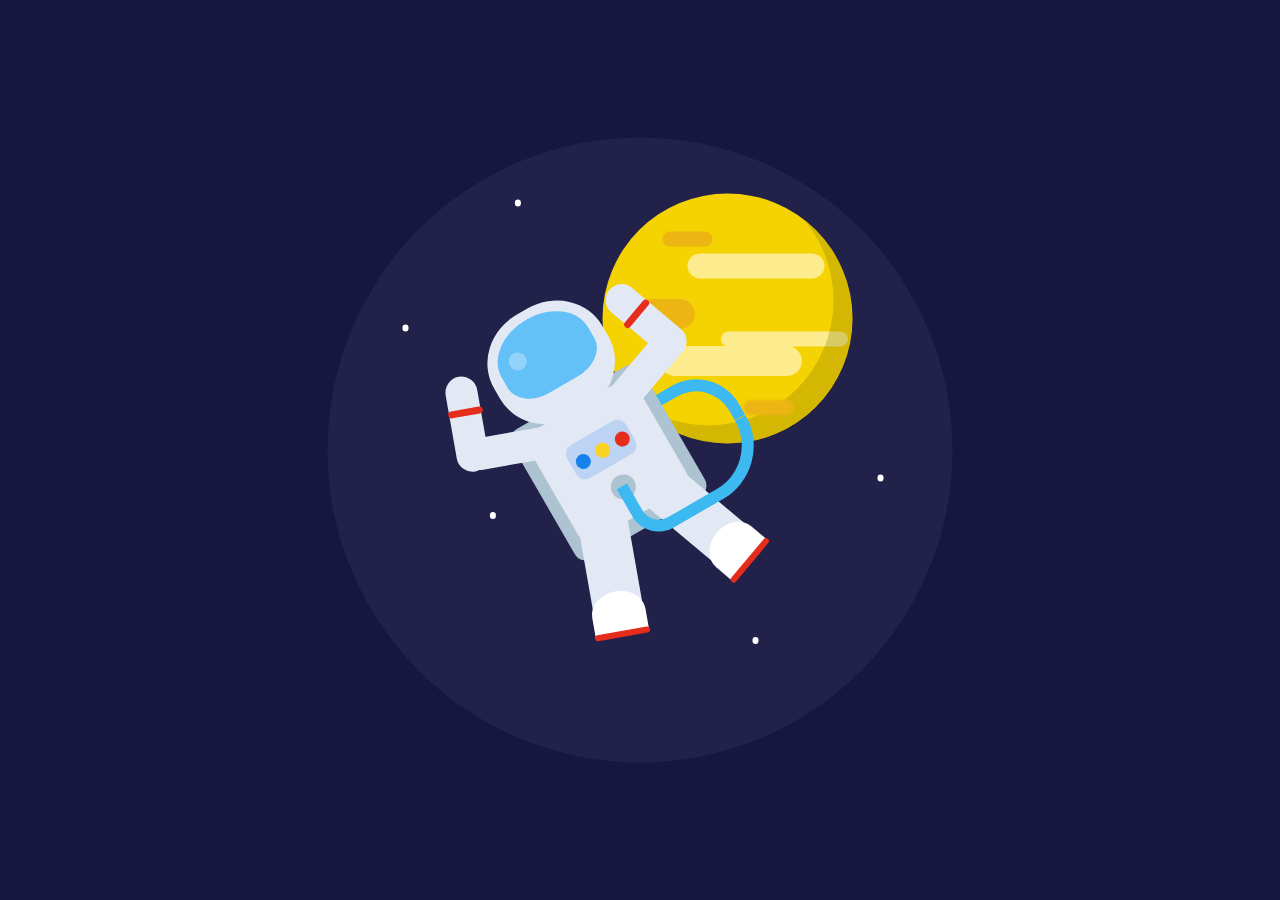
<file: astronaut/index.html>
<!DOCTYPE html>
<html lang="pt-br">
<head>
    <meta charset="UTF-8">
    <meta http-equiv="X-UA-Compatible" content="IE=edge">
    <meta name="viewport" content="width=device-width, initial-scale=1.0">
    <link rel="stylesheet" href="style.css">
    <title>Astronaut</title>
</head>
<body>
    <div class="container">
        <div class="stars"></div>
        <div class="planet">
            <div class="shadow"></div>
        </div>
        <div class="astronaut">
            <div class="tank center"></div>
            <div class="suit center">
                <div class="helmet center"></div>
                <div class="buttons center"></div>
                <div class="hand-l"></div>
                <div class="hand-r"></div>
                <div class="leg-l"></div>
                <div class="leg-r"></div>
                <div class="pipe"></div>
            </div>

        </div>
    </div>
</body>
</html>
</file>
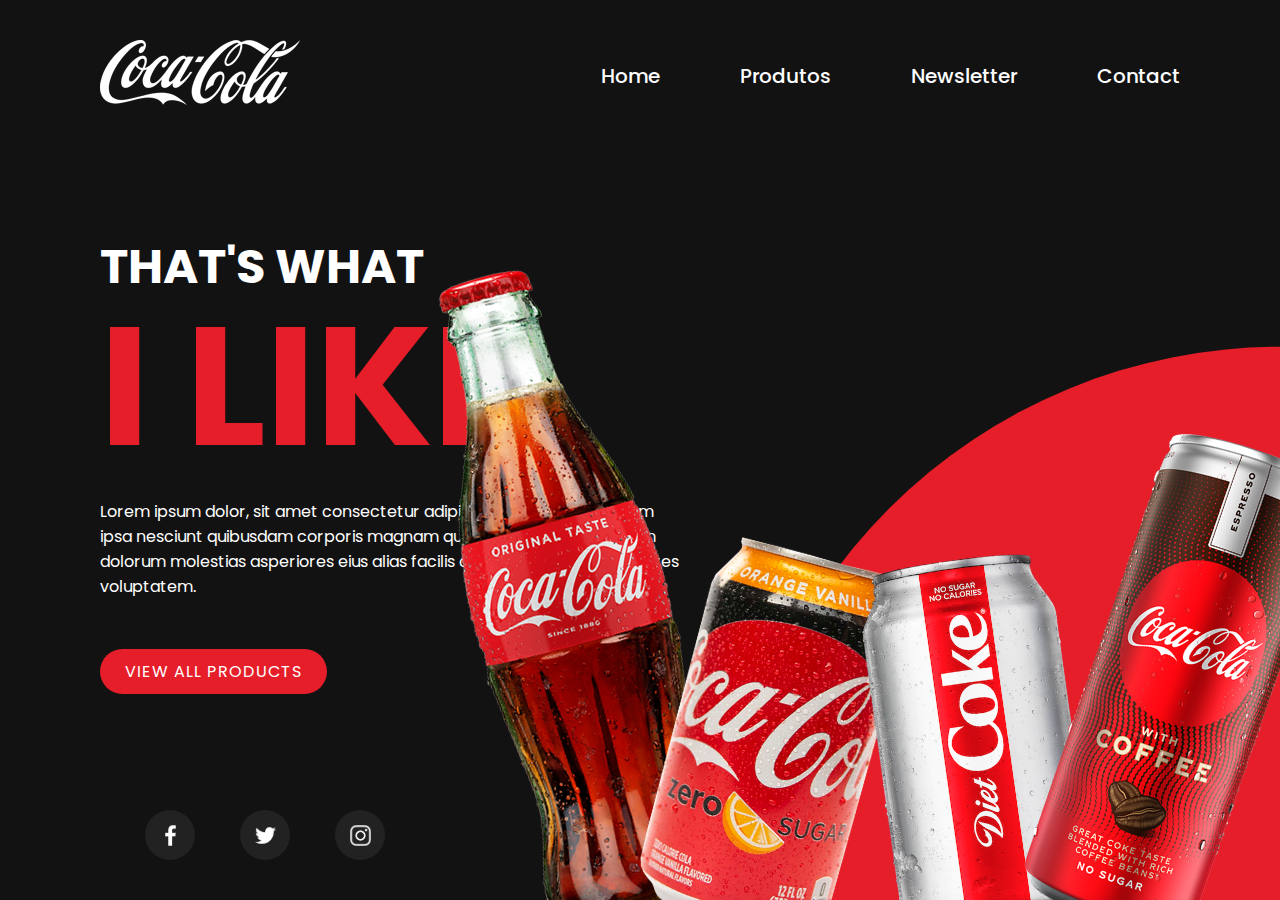
<file: coca-cola/index.html>
<!DOCTYPE html>
<html lang="pt-br">
<head>
    <meta charset="UTF-8">
    <meta http-equiv="X-UA-Compatible" content="IE=edge">
    <meta name="viewport" content="width=device-width, initial-scale=1.0">
    <link rel="stylesheet" href="style.css">
    <title>Coca-cola landing page</title>
</head>
<body>
    <section>
        <div class="circle"></div>
        <header>
            <a href="#"><img src="imagens/logo.png" alt="logo" class="logo"></a>
            <nav class="navegation"> 
                <ul>
                    <li><a href="#">Home</a></li>
                    <li><a href="#">Produtos</a></li>
                    <li><a href="#">Newsletter</a></li>
                    <li><a href="#">Contact</a></li>
                </ul>
            </nav>
        </header>
        <div class="container">
            <div class="text">
                <h2>THAT'S WHAT <br><span>I LIKE</span></h2>
                <p>Lorem ipsum dolor, sit amet consectetur adipisicing elit. Similique ullam <br>ipsa nesciunt quibusdam corporis magnam quis, quieaque praesentium <br>dolorum molestias asperiores eius alias facilis cum magni deleniti, maiores <br>voluptatem.</p>
                <a href="#">VIEW ALL PRODUCTS</a>
            </div>
        </div>
        <ul class="icons">
            <li><a href="#"><img src="imagens/facebook.png" alt="icons"></a></li>
            <li><a href="#"><img src="imagens/twitter.png" alt="icons"></a></li>
            <li><a href="#"><img src="imagens/instagram.png" alt="icons"></a></li>
        </ul>
        <div class="boximg">
            <img src="imagens/cocacola1.png" alt="coca-cola" class="img1">
            <img src="imagens/cocacola2.png" alt="coca-cola" class="img2">
            <img src="imagens/cocacola3.png" alt="coca-cola" class="img3">
            <img src="imagens/cocacola4.png" alt="coca-cola" class="img4">
        </div>
    </section>
</body>
</html>
</file>
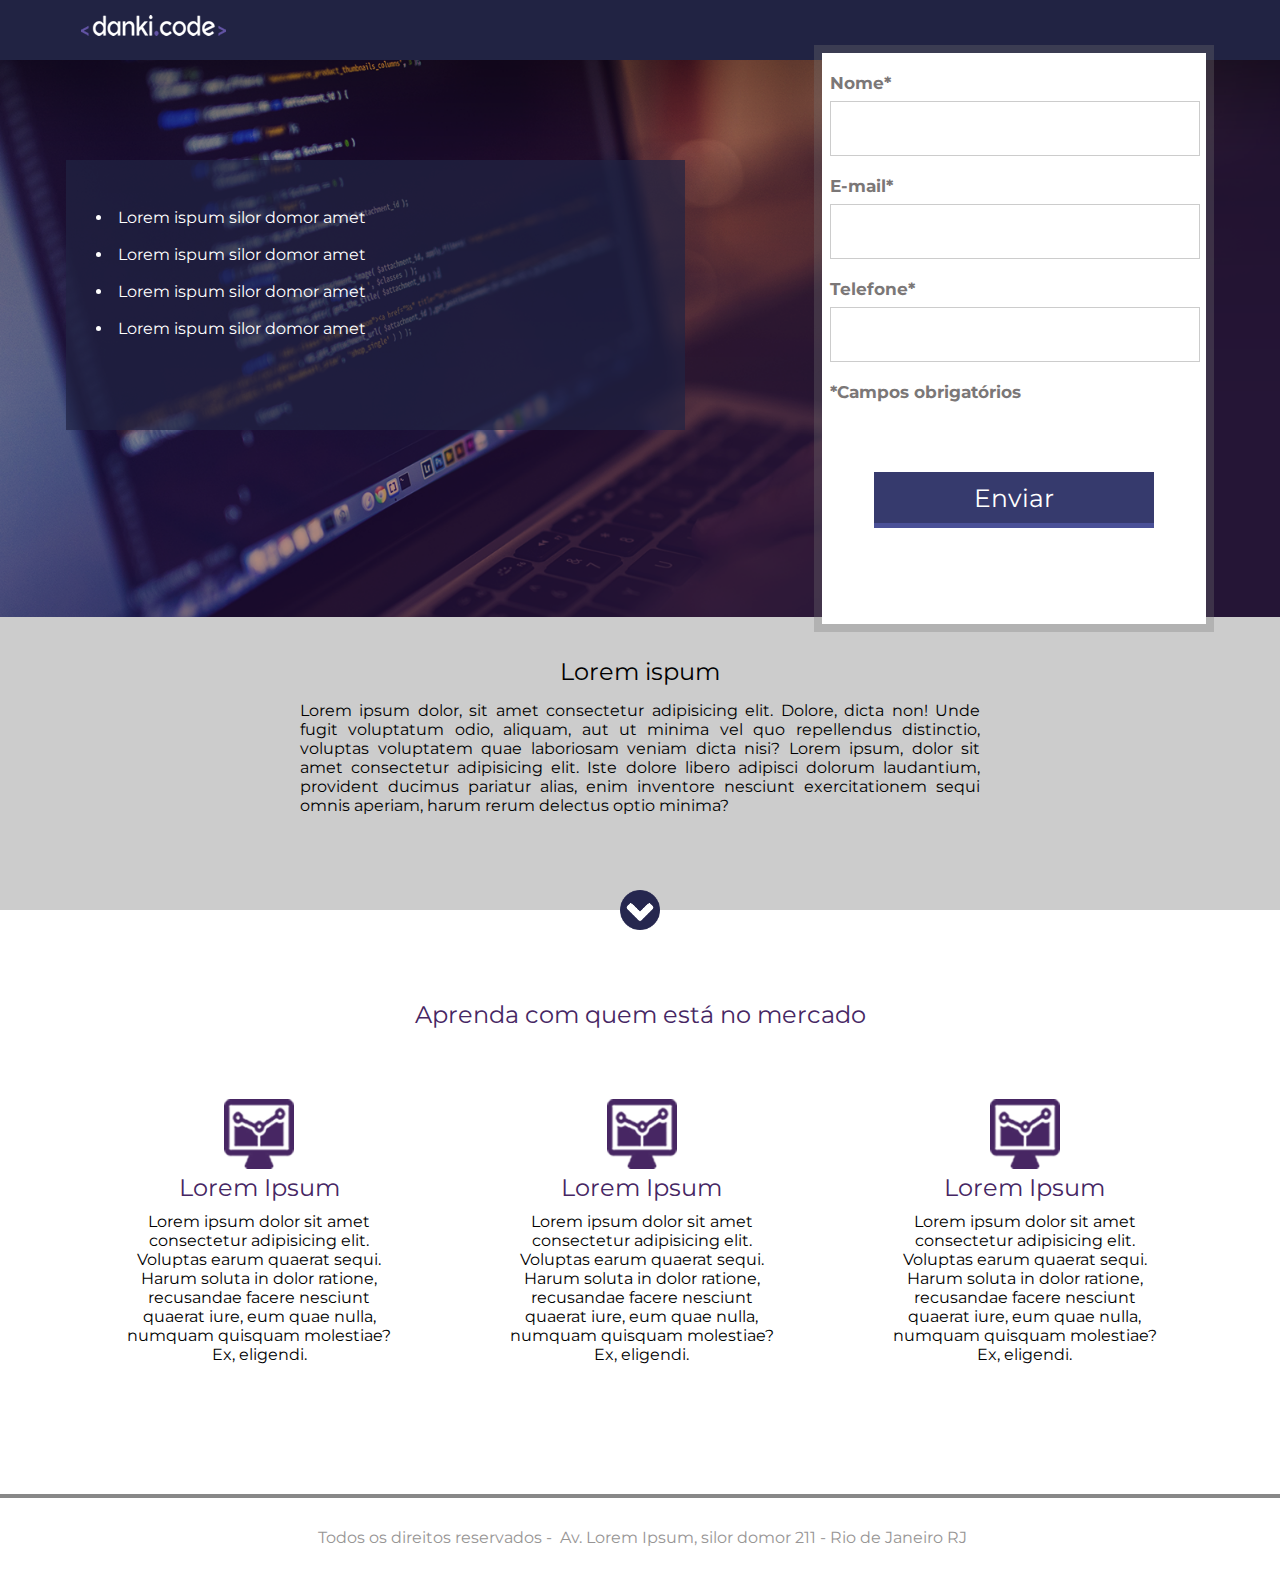
<file: landing-page-dankicode/index.html>
<!DOCTYPE html>
<html lang="en">
<head>
    <meta charset="UTF-8">
    <meta http-equiv="X-UA-Compatible" content="IE=edge">
    <meta name="viewport" content="width=device-width, initial-scale=1.0">
    <link rel="stylesheet" href="css/style.css">
    <link rel="preconnect" href="https://fonts.googleapis.com">
    <link rel="preconnect" href="https://fonts.gstatic.com" crossorigin>
    <link href="https://fonts.googleapis.com/css2?family=Montserrat&display=swap" rel="stylesheet">
    <title>Landing Page</title>
</head>
<body>
    <div class="header">
        <div class="center">
            <img src="images/logo.png" alt="">
        </div><!--center-->
    </div><!--header-->
    <div class="container-banner">
        <div class="center">

        <div class="container-list">
            <ul>
                <li>Lorem ispum silor domor amet</li>
                <li>Lorem ispum silor domor amet</li>
                <li>Lorem ispum silor domor amet</li>
                <li>Lorem ispum silor domor amet</li>
            </ul>
        </div>
            <div class="form">
                
                <form>
                    <div class="input-container">
                        <span>Nome*</span>
                        <input type="text" name="nome" required>
                    </div>
                    <div class="input-container">
                        <span>E-mail*</span>
                        <input type="text" name="e-mail" required>
                    </div>
                    <div class="input-container">
                        <span>Telefone*</span>
                        <input type="text" name="telefone" required>
                    </div>

                    <p class="warning">*Campos obrigatórios</p>
                    <div class="input-submit-container">
                        <input type="submit" name="acao" value="Enviar">
                    </div>
                </form>
            </div><!--form-->
        </div><!--center-->
    </div><!--container-banner-->
    
        <div class="container-2">
            <div class="center">
           <h2>Lorem ispum</h2> 
           <p>Lorem ipsum dolor, sit amet consectetur adipisicing elit. 
            Dolore, dicta non! Unde fugit voluptatum odio, aliquam, aut ut minima 
            vel quo repellendus distinctio, voluptas voluptatem quae laboriosam veniam dicta nisi?
            Lorem ipsum, dolor sit amet consectetur adipisicing elit. Iste dolore libero adipisci dolorum laudantium, provident ducimus pariatur alias, enim inventore nesciunt exercitationem sequi omnis aperiam, harum rerum delectus optio minima?
            </p>
            </div><!--center-->
                <div class="arrow"></div><!--arrow-->
        </div><!--container 2-->

        <div class="section-1">
            <div class="center">
            <h2>Aprenda com quem está no mercado</h2>
                <div class="container-section">
                    <div class="container-single">
                        <div><img src="images/icon.png" alt=""></div>
                        <div class="text-container-single">
                            <h2>Lorem Ipsum</h2>
                            <p>Lorem ipsum dolor sit amet consectetur adipisicing elit. Voluptas earum quaerat sequi. Harum soluta in dolor ratione, recusandae facere nesciunt quaerat iure, eum quae nulla, numquam quisquam molestiae? Ex, eligendi.</p>
                        </div><!--text-container-single-->
                    </div><!--container-single-->
                    <div class="container-single">
                        <div><img src="images/icon.png" alt=""></div>
                        <div class="text-container-single">
                            <h2>Lorem Ipsum</h2>
                            <p>Lorem ipsum dolor sit amet consectetur adipisicing elit. Voluptas earum quaerat sequi. Harum soluta in dolor ratione, recusandae facere nesciunt quaerat iure, eum quae nulla, numquam quisquam molestiae? Ex, eligendi.</p>
                        </div><!--text-container-single-->
                    </div><!--container-single-->
                    <div class="container-single">
                        <div><img src="images/icon.png" alt=""></div>
                        <div class="text-container-single">
                            <h2>Lorem Ipsum</h2>
                            <p>Lorem ipsum dolor sit amet consectetur adipisicing elit. Voluptas earum quaerat sequi. Harum soluta in dolor ratione, recusandae facere nesciunt quaerat iure, eum quae nulla, numquam quisquam molestiae? Ex, eligendi.</p>
                        </div><!--text-container-single-->
                    </div><!--container-single-->
                    <div class="clear"></div>
                </div><!--container-section-->
            </div><!--center-->
        </div><!--section 1-->

        <div class="footer">
            <p>Todos os direitos reservados -</p>
            <p>Av. Lorem Ipsum, silor domor 211 - Rio de Janeiro RJ</p>
        </div><!--footer-->
</body>
</html>
</file>
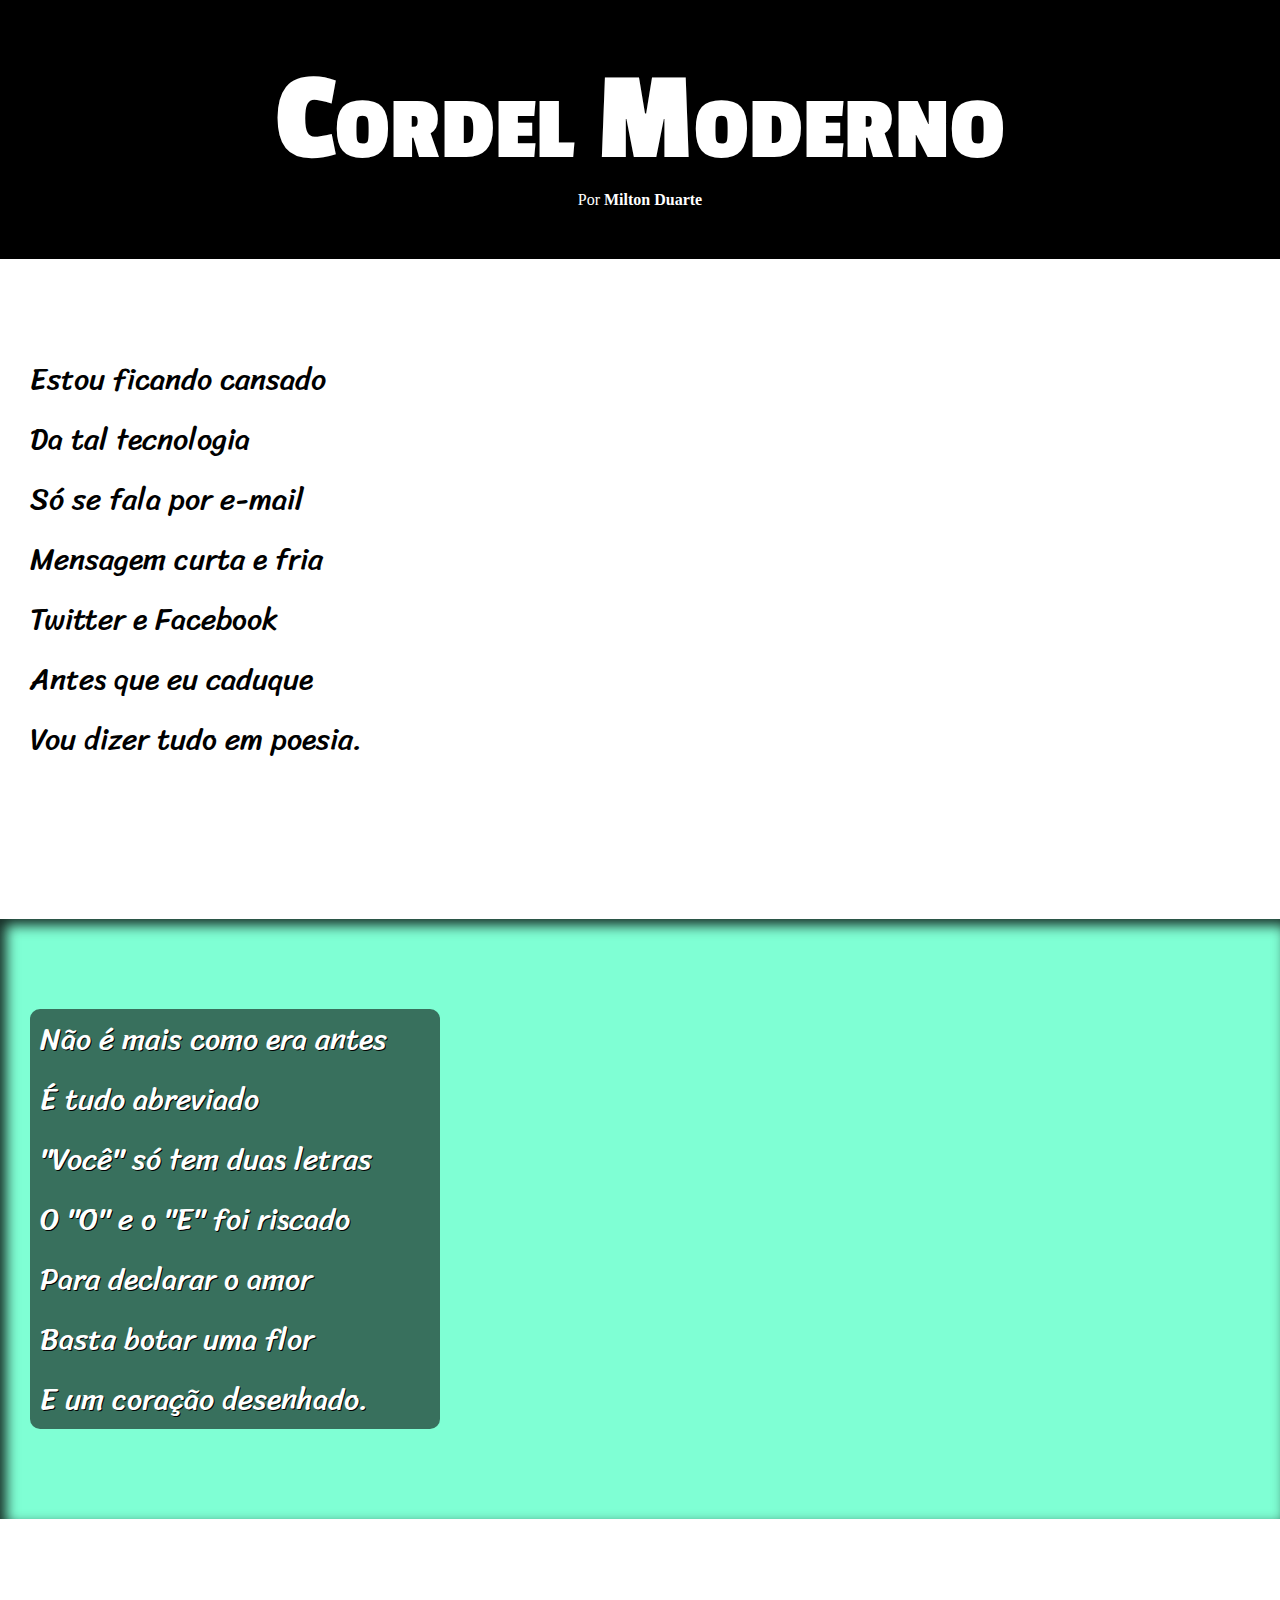
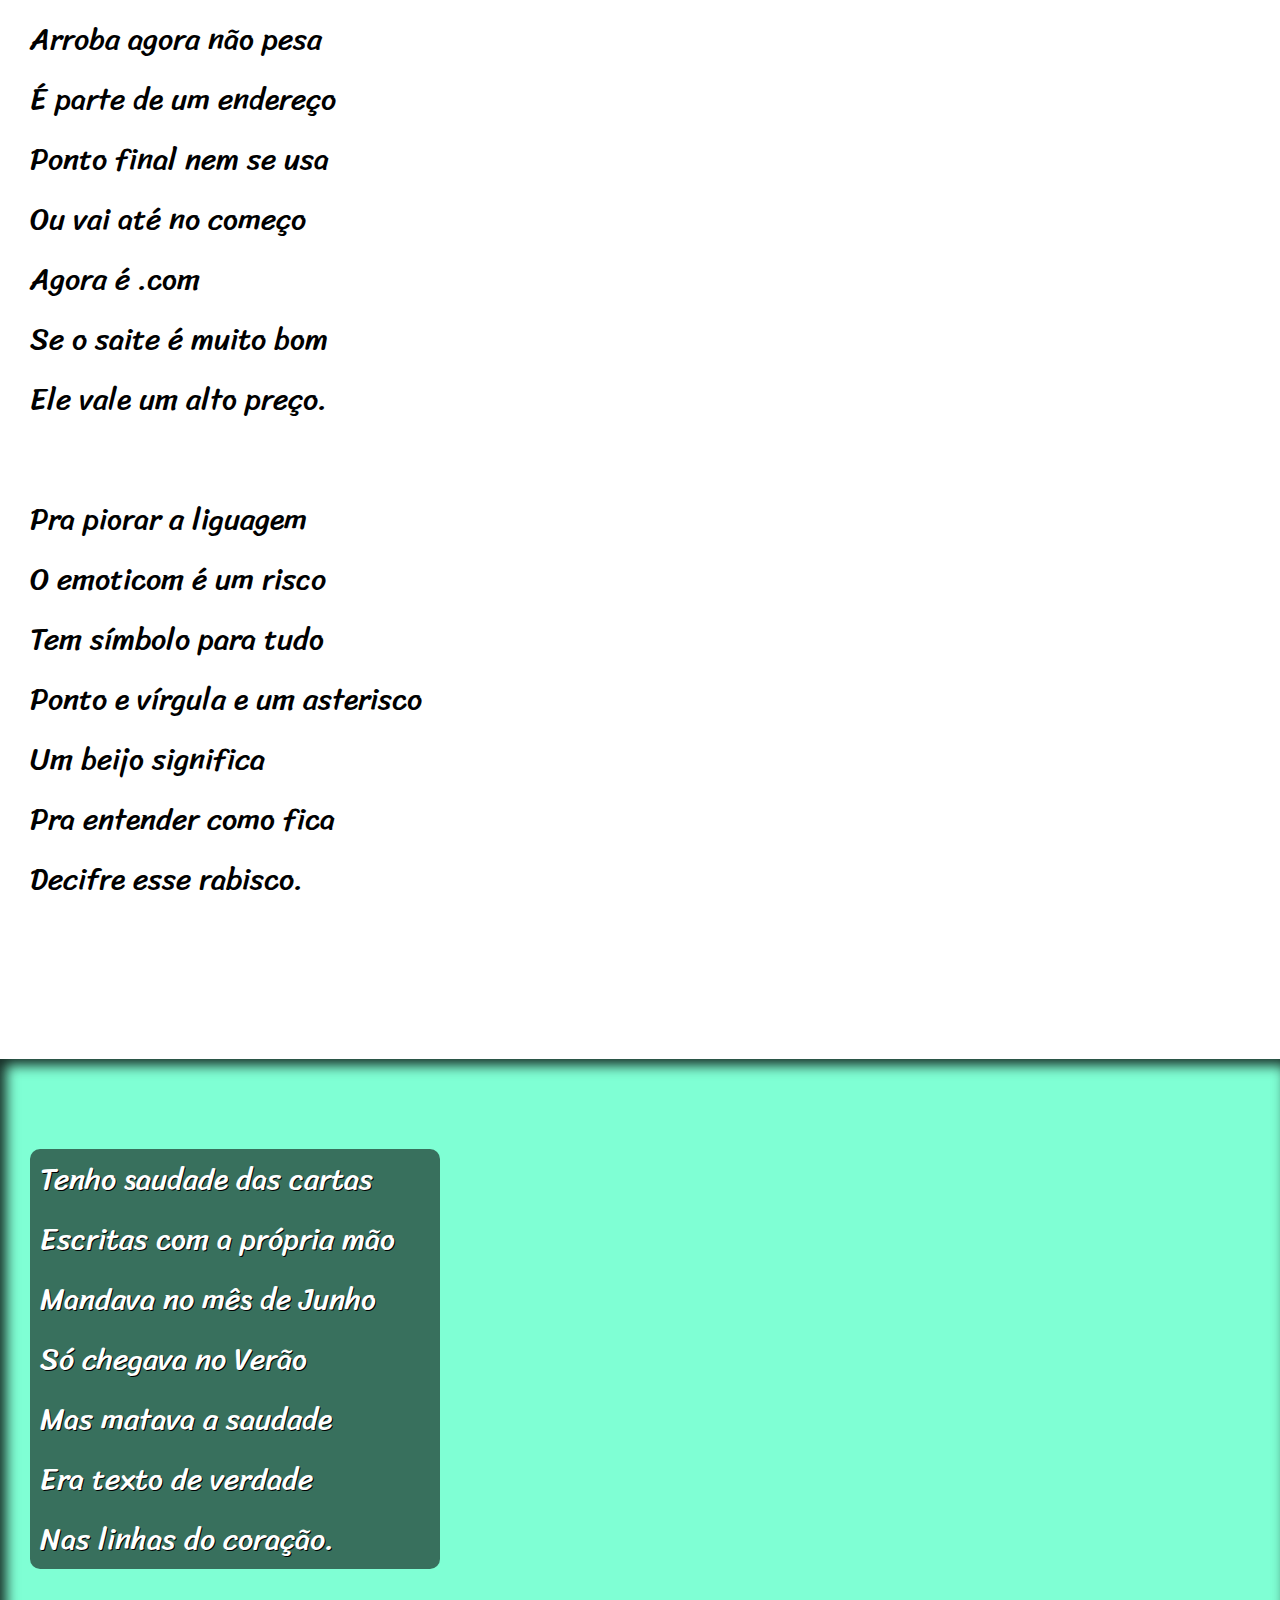
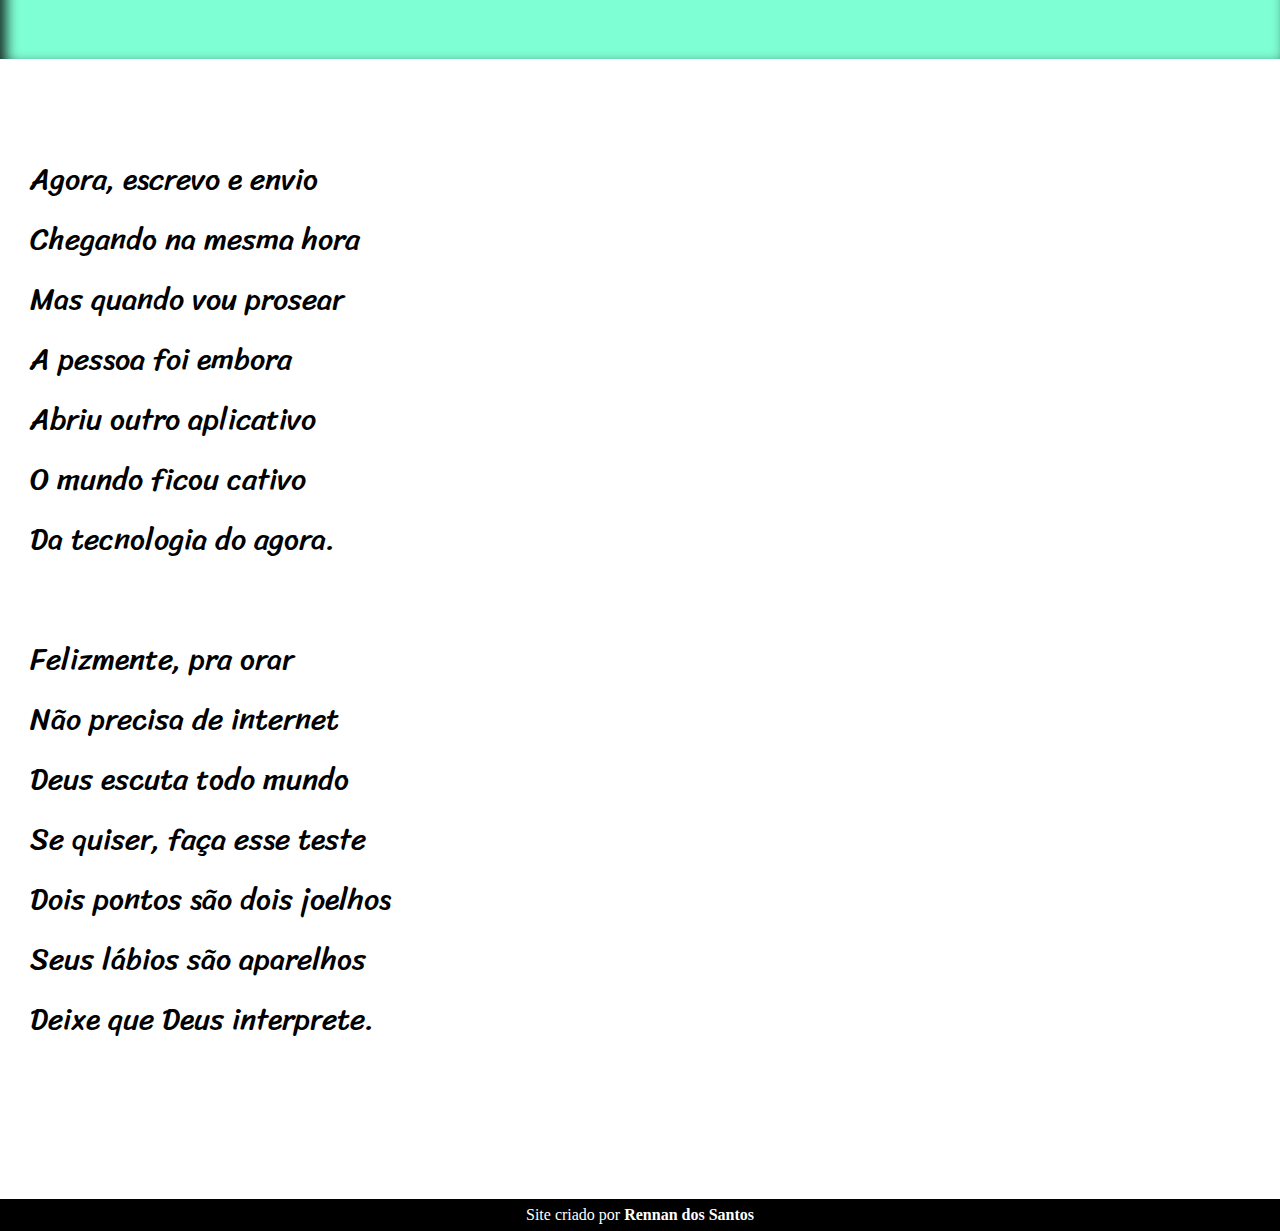
<file: projeto-cordel/index.html>
<!DOCTYPE html>
<html lang="pt-br">
<head>
    <meta charset="UTF-8">
    <meta http-equiv="X-UA-Compatible" content="IE=edge">
    <meta name="viewport" content="width=device-width, initial-scale=1.0">
    <title>Cordel Moderno</title>
    <link rel="stylesheet" href="style.css">
    <link rel="preconnect" href="https://fonts.googleapis.com">
    <link rel="preconnect" href="https://fonts.gstatic.com" crossorigin>
    <link href="https://fonts.googleapis.com/css2?family=Passion+One&family=Sriracha&display=swap" rel="stylesheet">
</head>
<body>
    <header class="cabecalho">
        <h1>Cordel Moderno</h1>
        <p>Por <a class="link" target="_blank" href="https://www.recantodasletras.com.br/poesias/3186743">Milton Duarte</a></p>
    </header>
    <section class="normal">
        <p>Estou ficando cansado <br>
            Da tal tecnologia <br>
            Só se fala por e-mail <br>
            Mensagem curta e fria <br>
            Twitter e Facebook <br>
            Antes que eu caduque <br>
            Vou dizer tudo em poesia. <br>
        </p>
    </section>
    <section class="imagem" id="img01">
        <p>
            Não é mais como era antes <br>
            É tudo abreviado <br>
            "Você" só tem duas letras <br>
            O "O" e o "E" foi riscado <br>
            Para declarar o amor <br>
            Basta botar uma flor <br>
            E um coração desenhado. <br>
        </p>
    </section>
    <section class="normal">
        <p>
            Arroba agora não pesa <br>
            É parte de um endereço <br>
            Ponto final nem se usa <br>
            Ou vai até no começo <br>
            Agora é .com <br>
            Se o saite é muito bom <br>
            Ele vale um alto preço. <br>
        </p>
        
        <p>
            Pra piorar a liguagem <br>
            O emoticom é um risco <br>
            Tem símbolo para tudo <br>
            Ponto e vírgula e um asterisco <br>
            Um beijo significa <br>
            Pra entender como fica <br>
            Decifre esse rabisco. <br>
        </p>
    </section>
    <section class="imagem" id="img02">
        <p>
            Tenho saudade das cartas <br>
            Escritas com a própria mão <br>
            Mandava no mês de Junho <br>
            Só chegava no Verão <br>
            Mas matava a saudade <br>
            Era texto de verdade <br>
            Nas linhas do coração. <br>
        </p>
    </section>
    <section class="normal">
        <p>
            Agora, escrevo e envio <br>
            Chegando na mesma hora <br>
            Mas quando vou prosear <br>
            A pessoa foi embora <br>
            Abriu outro aplicativo <br>
            O mundo ficou cativo <br>
            Da tecnologia do agora. <br>
        </p>
        <p>
            Felizmente, pra orar <br>
            Não precisa de internet <br>
            Deus escuta todo mundo <br>
            Se quiser, faça esse teste <br>
            Dois pontos são dois joelhos <br>
            Seus lábios são aparelhos <br>
            Deixe que Deus interprete. <br>
        </p>
    </section>
    <footer>
        <p>Site criado por <a target="_blank" href="https://github.com/rennans">Rennan dos Santos</a></p>
    </footer>
</body>
</html>
</file>
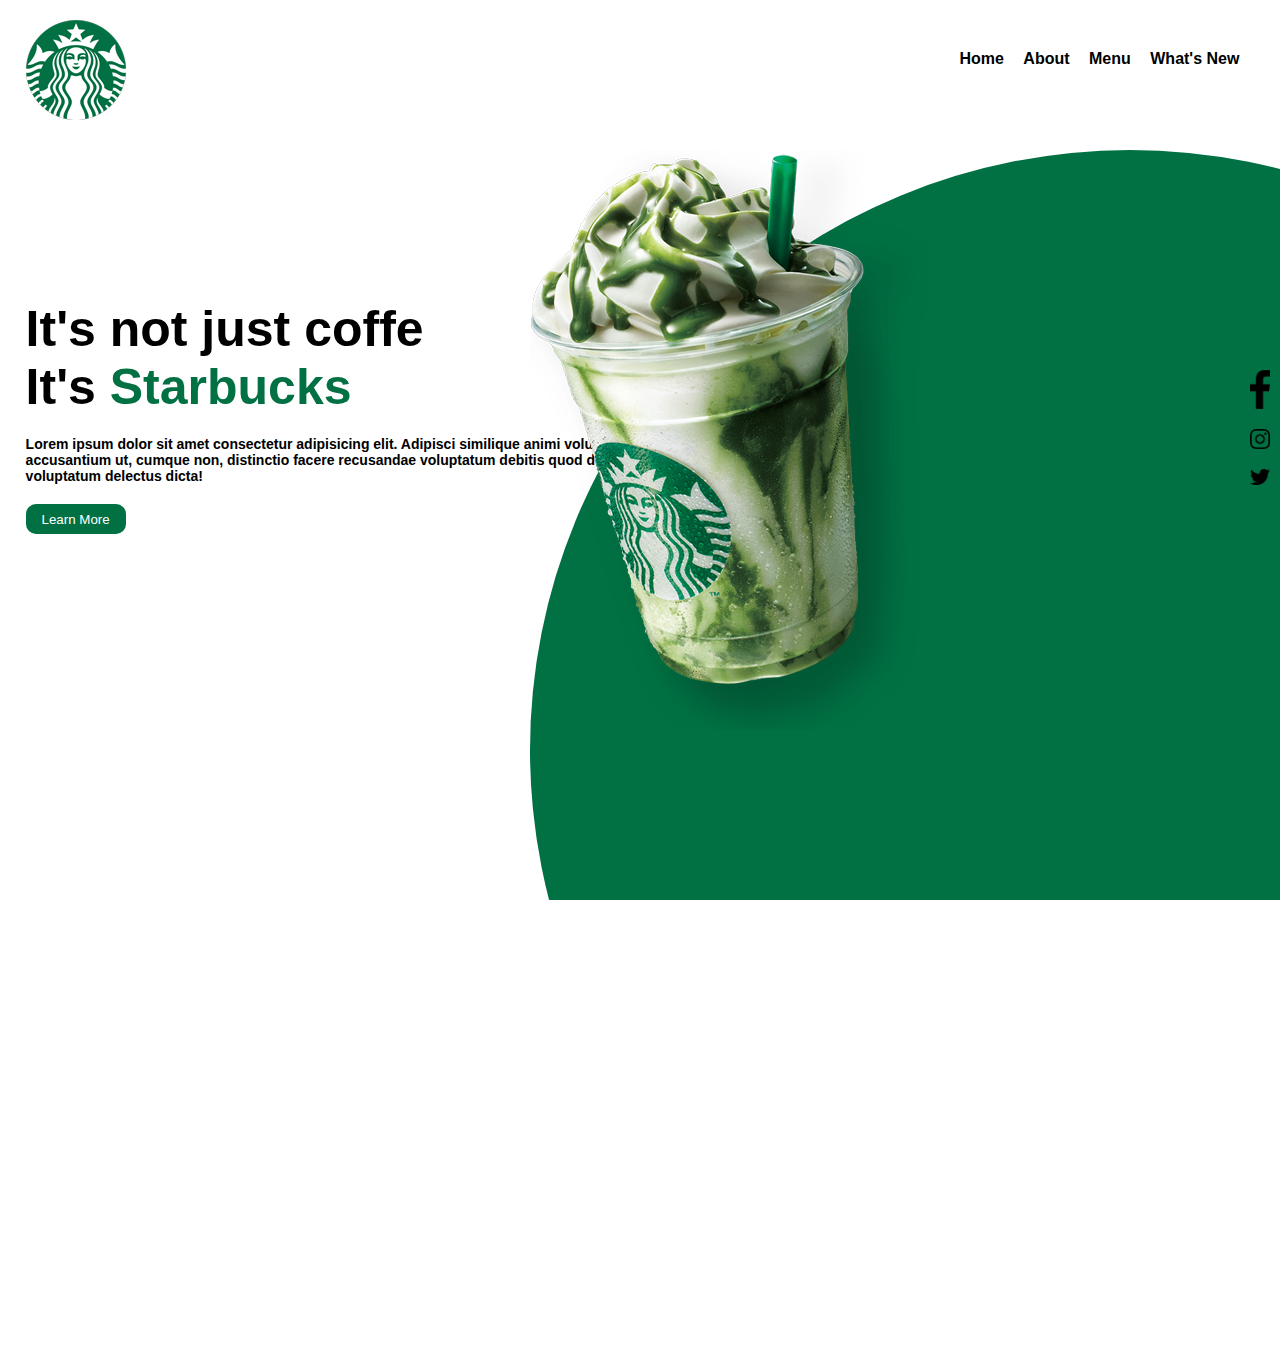
<file: starbucks-tutorial/index.html>
<!DOCTYPE html>
<html lang="en">
<head>
    <meta charset="UTF-8">
    <meta http-equiv="X-UA-Compatible" content="IE=edge">
    <meta name="viewport" content="width=device-width, initial-scale=1.0, maximum-scale=1.0">
    <title>Starbucks</title>
    <link rel="stylesheet" href="css/starbuckscss.css">
</head>
    <body>
        <header>
            <div class="center">
                <div class="logo"><img src="assets/logo.png" alt=""></div><!--logo-->
                <div class="menu">
                    <a href="#">Home</a>
                    <a href="#">About</a>
                    <a href="#">Menu</a>
                    <a href="#">What's New</a>
                </div><!--menu-->
            </div><!--center-->
        </header>
        <section class="sobre">
            <div class="extras">
                <img src="assets/img1.png" alt="">
                <div class="social-media">
                    <a href=""><img src="assets/facebook.png" alt=""></a>
                    <a target="_blank" href="https://instagram.com/rennxnsn"><img src="assets/instagram.png" alt=""></a>
                    <a target="_blank" href="https://twitter.com/rennxnr"><img src="assets/twitter.png" alt=""></a>
                </div>
            </div><!--extras-->
            <div class="center">
                <div class="texto-sobre">
                    <h1>It's not just coffe <br/> It's <span style="color:#017143">Starbucks</span></h1>
                    <p>Lorem ipsum dolor sit amet consectetur adipisicing elit. Adipisci similique animi voluptatibus ea laboriosam accusantium 
                    ut, cumque non, distinctio facere recusandae voluptatum debitis quod delectus? Blanditiis rem voluptatum delectus dicta!</p>
                    <a href="https://github.com/rennans"><button >Learn More</button></a>
                </div>
            </div>
        </section>
    </body>
</html>
</file>
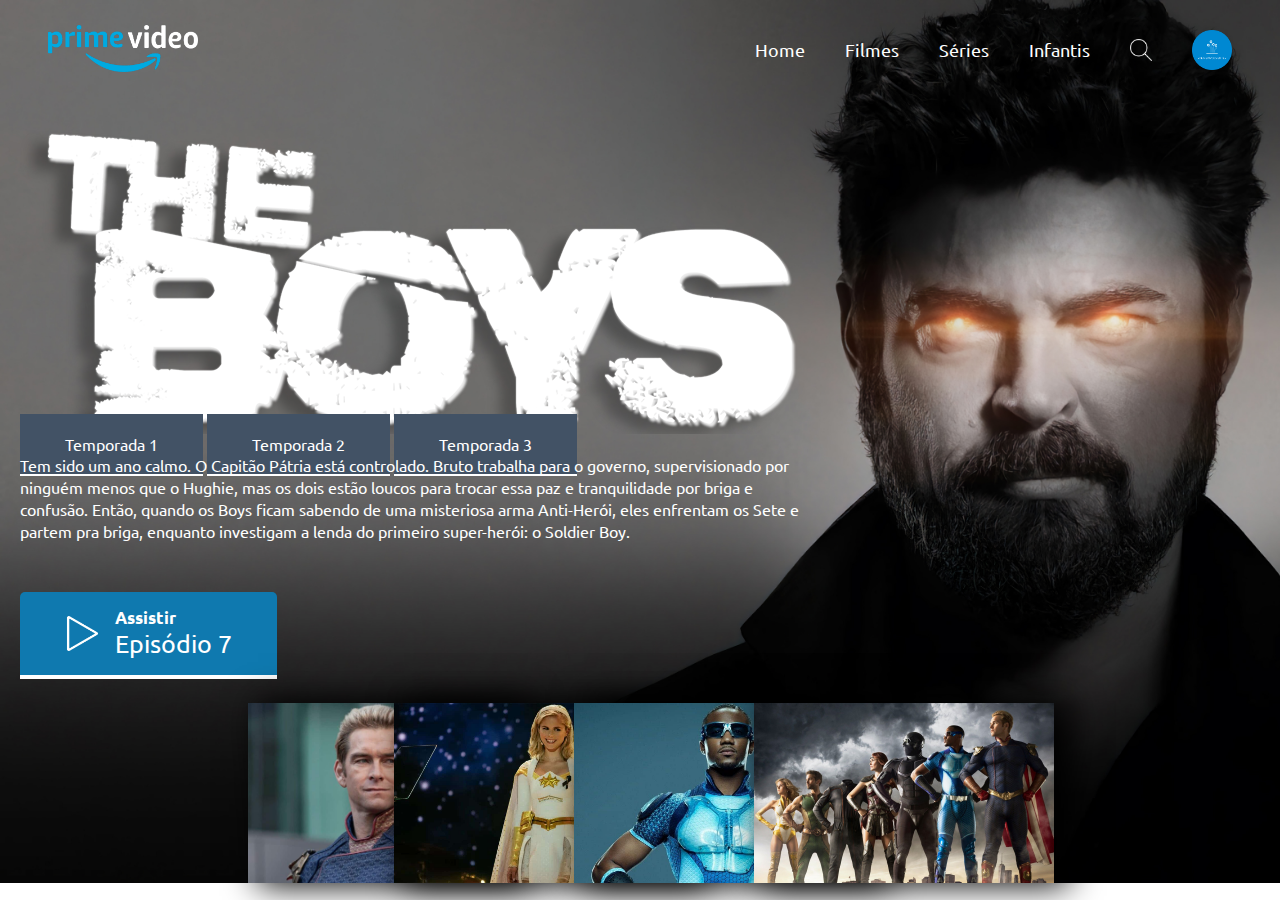
<file: site-the-boys/sitetheboys.html>
<!DOCTYPE html>
<html lang="pt-BR">
<head>
    <meta charset="UTF-8">
    <meta http-equiv="X-UA-Compatible" content="IE=edge">
    <meta name="viewport" content="width=device-width, initial-scale=1.0">
    <link rel="stylesheet" href="sitetheboys.css">
    <title>The boys</title>
</head>
<body>
    <header>
        <a href="#"><img src="img/logo.png" alt=""logo class="logo"></a>
        <nav class="navigation">
            <ul>
                <li><a href="#">Home</a></li>
                <li><a href="#">Filmes</a></li>
                <li><a href="#">Séries</a></li>
                <li><a href="#">Infantis</a></li>
                <img src="img/search.png" alt="pesquisa" class="search">
                <img src="img/Logo do canal.png" alt="logo do canal" class="perfil">
            </ul>
        </nav>
    </header>
    <main>
        <section>
            <img src="img/theboysLogo.png" alt="logo the boys" class="logoboys">
            <div class="btn-box">
                <a href="#" class="btn">Temporada 1</a>
                <a href="#" class="btn">Temporada 2</a>
                <a href="#" class="btn">Temporada 3</a>
            </div>
            <p class="text2">Tem sido um ano calmo. O Capitão Pátria está controlado. Bruto trabalha para o governo, supervisionado por ninguém menos que o Hughie, mas os dois estão loucos para trocar essa paz e tranquilidade por briga e confusão. Então, quando os Boys ficam sabendo de uma misteriosa arma Anti-Herói, eles enfrentam os Sete e partem pra briga, enquanto investigam a lenda do primeiro super-herói: o Soldier Boy.</p>
            <a href="#" class="btn-box2">
                <img src="img/botao-play.png" alt="botão play" class="play">
                <div>
                    <h6>Assistir</h6>
                    <p>Episódio 7</p>
                </div>
            </a>
        </section>
    </main>
    <footer>
        <section class="cards">
            <div class="card"><img src="img/capita.jpg" alt=""></div>
            <div class="card"><img src="img/estrela.jpg" alt=""></div>
            <div class="card"><img src="img/trem.jpg" alt=""></div>
            <div class="card"><img src="img/os7.jpg" alt=""></div>
        </section>
    </footer>
</body>
</html>
</file>
<file: astronaut/style.css>
body{
    margin: 0;
    padding: 0;
    background-color: #171640;
}

.container{
    position: absolute;
    height: 31.25em;
    width: 31.25em;
    background-color: rgba(255, 255, 255, 0.05);
    transform: translate(-50%, -50%);
    top: 50%;
    left: 50%;
    border-radius: 50%;
}

.center{
    transform: translateX(-50%);
    left: 50%;
}

.planet{
    height: 12.5em;
    width: 12.5em;
    background-color: #f5d201;
    border-radius: 50%;
    position: absolute;
    top: 2.81em;
    left: 13.75em;
}

.planet:before{
    position: absolute;
    content: "";
    background-color: #fcec8e;
    height: 1.25em;
    width: 6.87em;
    border-radius: 0.62em;
    top: 3em;
    left: 4.25em;
    box-shadow: 1.42em 3.65em 0 -0.25em #fcec8e, -1.25em 4.75em 0 0.12em #fcec8e;
}

.planet:after{
    position: absolute;
    content: "";
    background-color: #edb514;
    height: 0.75em;
    width: 2.5em;
    border-radius: 0.46em;
    top: 1.87em;
    left: 3em;
    box-shadow: -1.25em 3.75em 0 0.37em #edb514, 4.06em 8.43em 0.12em #edb514;
}

.shadow{
    position: absolute;
    background-color: transparent;
    box-shadow: 0.93em 0.9em rgba(134, 123, 5, 0.3);
    height: 12.5em;
    width: 12.5em;
    border-radius: 50%;
    bottom: 0.93em;
    right: 0.93em;
}

.astronaut{
    position: absolute;
    height: 17.5em;
    width: 15.62em;
    top: 7.5em;
    left: 6.25em;
    transform: rotate(-30deg);
    animation: float 5s infinite;
}
@keyframes float{
    50%{
        transform: rotate(-30deg) translateY(1.87em);
    }
}

.suit{
    position: absolute;
    background-color: #e2e9f4;
    height: 6.25em;
    width: 6.25em;
    border-radius: 10%;
    top: 5.5em;
}

.helmet{
    background-color: #e2e9f4;
    height: 5.81em;
    width: 6.25em;
    position: absolute;
    top: -5.43em;
    border-radius: 45%;
}

.helmet:before{
    position: absolute;
    content: "";
    background-color: #64c1f7;
    height: 3.75em;
    width: 5em;
    border-radius: 60% 60% 40% 40%;
    left: 0.62em;
    top: 0.43em;
}

.helmet:after{
    content: "";
    position: absolute;
    background-color: rgba(255, 255, 255, 0.3);
    height: 0.93em;
    width: 0.93em;
    border-radius: 50%;
    left: 1.25em;
    top: 1.56em;
}

.tank{
    position: absolute;
    background-color: #aec3d2;
    height: 7.5em;
    width: 7.5em;
    top: 5em;
    border-radius: 0.62em;
}

.buttons{
    background-color: #bdd3f3;
    width: 3.43em;
    height: 1.87em;
    border-radius: 0.5em;
    position: absolute;
    top: 1.56em;
}

.buttons:after{
    position: absolute;
    content: "";
    height: 0.75em;
    width: 0.75em;
    background-color: #1683ed;
    border-radius: 50%;
    top: 0.62em;
    left: 0.25em;
    box-shadow: 1.12em 0 #fbd31f, 2.25em 0 #e62c1b;
}

.buttons:before{
    position: absolute;
    content: "";
    height: 1.25em;
    width: 1.25em;
    border-radius: 50%;
    background-color: #aec3d2;
    top: 2.5em;
    left: 1.12em;
}

.hand-l,
.hand-r{
    position: absolute;
    height: 1.62em;
    width: 4.68em;
    background-color: #e2e9f4;
    border-radius: 2.5em;
    top: -0.62em;
}

.hand-l{
    transform: rotate(20deg);
    left: -3.12em;
}

.hand-r{
    transform: rotate(-20deg);
    right: -3.12em;
}

.hand-l:before,
.hand-r:before{
    position: absolute;
    content: "";
    height: 1.62em;
    width: 4.81em;
    background-color: #e2e9f4;
    border-radius: 1.62em;
    bottom: 1.62em;
}

.hand-r:before{
    left: 1.87em;
    transform: rotate(90deg);
}

.hand-l:before{
    right: 1.87em;
    transform: rotate(-90deg);
}

.hand-l:after,
.hand-r:after{
    position: absolute;
    content: "";
    background-color: #e62c1b;
    height: 0.34em;
    width: 1.75em;
    border-radius: 0.81em;
    top: -1.56em;
}

.hand-l:after{
    left: -0.43em;
}

.hand-r:after{
    right: -0.43em;
}

.leg-l,
.leg-r{
    height: 6.25em;
    width: 2.5em;
    background-color: #e2e9f4;
    position: absolute;
    top: 5em;
}

.leg-l{
    left: -0.75em;
    transform: rotate(20deg);
}

.leg-r{
    right: -0.75em;
    transform: rotate(-20deg);
}

.leg-l:before,
.leg-r:before{
    position: absolute;
    content: "";
    background-color: #ffffff;
    width: 2.68em;
    height: 2.18em;
    border-radius: 50% 50% 0 0;
    top: 4.06em;
    left: -0.09em;
}

.leg-l:after,
.leg-r:after{
    position: absolute;
    content: "";
    background-color: #e62c1b;
    width: 2.81em;
    height: 0.31em;
    border-radius: 1em;
    bottom: -0.09em;
    left: -0.15em;
}

.pipe{
    position: absolute;
    background-color: transparent;
    height: 2.5em;
    width: 6.25em;
    border: 0.62em solid #3cb9f0;
    border-top: none;
    border-radius: 0 0 3.75em 1.87em;
    left: 2.81em;
    top: 4.6em;
}

.pipe:before{
    position: absolute;
    content: "";
    background-color: transparent;
    height: 2.5em;
    width: 2.82em;
    border: 0.62em solid #3cb9f0;
    border-left: none;
    border-bottom: none;
    top: -3.1em;
    left: 3.42em;
    border-radius: 0 2.5em 0 0;
}

.stars{
    position: absolute;
    background-color: #ffffff;
    width: 0.31em;
    height: 0.31em;
    border-radius: 50%;
    top: 9.37em;
    left: 3.75em;
    box-shadow: 4.37em 9.37em #ffffff, 5.62em -6.25em #ffffff, 17.5em 15.62em #ffffff, 23.75em 7.5em #ffffff, 75em 16.25em #ffffff;
    animation: twinkle 3s infinite;
}

@keyframes twinkle{
    50%{
        opacity: 0.2;
    }
}
@media screen and (min-width: 700px) {
    .container{
        font-size: 20px;
    }
}
</file>
<file: coca-cola/style.css>
@import url('https://fonts.googleapis.com/css2?family=Poppins:wght@100&display=swap');

*{
    margin: 0;
    padding: 0;
    box-sizing: border-box;
    font-family: 'Poppins', sans-serif;
}

section{
    position: relative;
    width: 100%;
    min-height: 100vh;
    padding: 100px;
    background: #121212;
    display: flex;
    justify-content: space-between;
    overflow: hidden;
}

.circle{
    position: absolute;
    top: 0;
    left: 0;
    width: 100%;
    height: 100%;
    background-color: #e51e2a;
    clip-path: circle(50% at bottom right);
}

header{
    position: absolute;
    top: 0;
    left: 0;
    width: 100%;
    padding: 40px 100px;
    display: flex;
    align-items: center;
    justify-content: space-between;
}

header.logo{
    position: relative;
    max-width: 150px;
}

header .navegation ul{
    position: relative;
    display: flex;
}

header .navegation li{
    list-style: none;
}

header .navegation li a{
    color: #fff;
    display: inline-block;
    text-decoration: none;
    font-weight: 500;
    font-size: 20px;
    margin-left: 80px;
}

.container {
    position: relative;
    width: 100%;
    display: flex;
    align-items: center;
    justify-content: space-between;
}

container .text{
    position: relative;
    max-width: 600px;
    margin-right: 20px;
}

.container .text h2{
    color: #fff;
    font-size: 3em;
    margin-bottom: 10px;
    line-height: 2.5em;
    font-weight: 700;
}

.container .text h2 span{
    font-size: 3.5em;
    color: #e51e2a;
}

.container .text p {
    color: #fff;
}

.container .text a{
    display: inline-block;
    margin-top: 50px;
    padding: 10px 25px;
    background-color: #e51e2a;
    color: #fff;
    font-weight: 500px;
    text-decoration: none;
    letter-spacing: 1px;
    border-radius: 40px;
    transition: 0.3s ease-in-out;
}

.container .text a:hover{
    transform: translateY(-10px);
}

.icons{
    position: absolute;
    bottom: 40px;
    left: 100px;
    display: flex;
    align-items: center;
    justify-content: center;
}

.icons li{
    list-style: none;
}

.icons li a{
    display: inline-block;
    width: 50px;
    height: 50px;
    border-radius: 50%;
    background: #222;
    margin-left: 45px;
    display: flex;
    align-items: center;
    justify-content: center;
    transition: 0.3s ease-in-out;
}

.icons li a:hover{
    background: #e51e2a;
    transform: translateY(-10px);
}

.icons li a img{
    transform: scale(0.5);
    filter: invert(1);
}

.boximg{
    position: absolute;
    right: 0;
    bottom: -40px;
}

.boximg img{
    width: 200px;
}

.boximg .img1{
    transform: rotate(-15deg);
}

.boximg .img2{
    transform: rotate(15deg);
}

.boximg .img3{
    transform: rotate(-8deg);
}

.boximg .img4{
    transform: rotate(19deg);
}
</file>
<file: landing-page-dankicode/css/style.css>
*{
    padding: 0;
    margin: 0;
    box-sizing: border-box;
    font-family: Montserrat;
}

html, body{
    height: 100%;
}

.clear{
    clear: both;
}

.center{
    width: 1200px;
    margin: 0 auto;
    padding:0 2%;
}

.header{
    min-width:1200px;
    width: 100%;
    height: 60px;
    background-color: #212343;
}

.header img{
    margin: 15px;
}

.container-banner{
    min-width: 1200px;
    width: 100%;
    height: 557px;
    background-image: url('../images/header_bg.png');
    background-size: cover;
    background-position: center;
}

.container-banner > .center{
    height: 100%;
}

.form{
    
    width: 400px;
    height: calc(100% + 30px);
    float: right;
    background-color: white;
    position: relative;
    top: -15px;
    border: 8px solid rgba(120, 120, 120, 0.3);
    background-clip: padding-box;
}

.form h2{
    font-weight: normal;
    color: #797575;
    font-size: 20px;
    margin-top: 8px;
    margin-left: 8px;
}

.input-container{
    margin-top: 20px;
}

.input-container span,.form p{
    display: inline-block;
    width: 100%;
    color: #7b7777;
    font-size: 17px;
    font-weight: bold;
    margin-left: 8px;
}

.form p{
    margin: 20px 0;
    margin-left: 8px;
}

.input-container input[type=text]{
    margin-top: 8px;
    margin-left: 8px;
    margin-right: 8px;
    width: 370px;
    height: 55px;
    border: 1px solid #ccc;
}

.form .input-submit-container{
    text-align: center;
}

.form input[type=submit]{
    width: 280px;
    height: 56px;
    background-color: #363A6D;
    color: white;
    font-size: 25px;
    display: inline-block;
    margin-top: 50px;
    border-top: 0;
    border-right: 0;
    border-left: 0;
    border-bottom: 5px solid #4A5097;
    cursor: pointer;
}

.form input[type=submit]:hover{
    background-color: #54599C;
}

.container-list{
    padding: 30px;
    float: left;
    width: 619px;
    height: 270px;
    background-color: rgba(33, 35, 67, 0.7);
    margin-top: 100px;
}

.container-list{
    list-style-position: inside;
}

.container-list ul li{
    margin-top: 18px;
    color: white;
}

.container-2{
    min-width: 1200px;
    padding: 40px 0;
    background-color: #ccc;
    text-align: center;
}

.container-2 h2{
    font-weight: normal;
}

.container-2 p{
    width: 680px;
    margin: 15px 0;
    display: inline-block;
    text-align: justify;
}

.arrow{
    position: relative;
    top: 60px;
    width: 40px;
    height: 40px;
    background-image: url('../images/arrow.png');
    background-size: 100% 100%;
    left: 50%;
    margin-left: -20px;
}

.section-1{
    padding: 90px 0;
}

.section-1 h2{
    text-align: center;
    color: #462663;
    font-weight: normal;
}

.container-section{
    margin-top: 40px;
}

.container-section{
    text-align: center;
}

.container-single{
    display: inline-block;
    margin-right: -4px;
    width: 33.333%;
    padding: 30px;
}

.container-single img{
    width: 70px;
}

.container-single p{
    padding: 10px 25px;
}

.footer{
    clear: both;
    padding: 30px 0;
    border-top: 4px solid #888888;
    text-align: center;
}

.footer p{
    color: rgb(151, 149, 149);
    display: inline-block;
    margin-left: 4px;
}
</file>
<file: projeto-cordel/style.css>
@charset "UTF-8";

*{
    margin: 0px;
    padding: 0px;
}

html, body{
    min-height: 100vh;
    background-color: darkgray;
}

header.cabecalho{
    background-color: black;
    color: white;
    text-align: center;
}

header > h1{
    padding-top: 50px;
    font-variant: small-caps;
    font-family: 'Passion One';
    font-size: 10vw;
    font-weight: bold;
}

header > p{
    padding-bottom: 50px;
}

a {
    color: white;
    text-decoration: none;
    font-weight: bolder;
}

a:hover{
    text-decoration: underline;
}

section{
    padding-top: 10vh;
    padding-bottom: 10vh;
    line-height: 2em;
    padding-left: 30px;
    font-family: 'Sriracha';
    font-size: 30px;
}

section > p{
    padding-bottom: 2em;
}

section.normal{
    background-color: white;
    color: black;
}

section.imagem{
    background-color: aquamarine;
    color: white;
    box-shadow: inset 6px 6px 13px 0px rgba(0, 0, 0, 0.834);
    background-size: cover;
    background-attachment: fixed;
}

section.imagem > p{
    width: 400px;
    background-color: rgba(0, 0, 0, 0.559);
    border-radius: 10px;
    padding-left: 10px;
    padding-bottom: 0;
    text-shadow: 1px 1px 0px black;
}

section#img01{
    background-image: url(imagens/background001.jpg);
    background-position: right center;
    
}

section#img02{
    background-image: url(imagens/background002.jpg);
    
}

footer{
    background-color: black;
    color: white;
    text-align: center;
    padding: 7px;
}
</file>
<file: starbucks-tutorial/css/starbuckscss.css>
*{
    margin: 0;
    padding: 0;
    box-sizing: border-box;
    font-family: Verdana, Geneva, Tahoma, sans-serif;
}

html,body{
    height: 100%;
    overflow-y: hidden;
    overflow-x: hidden;
}

.center{
    display: flex;
    flex-wrap: wrap;
    max-width: 1280px;
    margin: 0 auto;
    padding: 0 2%;
}

header{
    padding: 20px 0;
    height: 200px;
}

.logo{
    width: 50%;
}

.menu{
    padding-top: 30px;
    width: 50%;
    text-align: right;
}

.menu a{
    color: black;
    text-decoration: none;
    font-weight: bold;
    margin-right: 15px;
}

section.sobre{
    height: calc(100% - 200px);
    position: relative;
}

.extras{
    width: 1200px;
    height: 1200px;
    border-radius: 50%;
    background-color: #017143;
    position: absolute;
    bottom: -450px;
    right: -450px;
}

.social-media{
    position: absolute;
    right: 460px;
    top: 200px;
}

.social-media img{
    display: block;
    width: 20px;
    margin: 20px 0;
}

.texto-sobre{
    margin-top: 100px;
}

.texto-sobre h1{
    font-size: 50px;
}

.texto-sobre p{
    margin: 20px 0;
    color: black;
    font-size: 14px;
    font-weight: bold;
    max-width: 800px;    
}

.texto-sobre button{
    border: 0;
    background-color: #017143;
    color: white;
    border-radius: 10px;
    width: 100px;
    height: 30px;
    cursor: pointer;
}
</file>
<file: site-the-boys/sitetheboys.css>
@import url('https://fonts.googleapis.com/css2?family=Ubuntu:wght@400;500;700&display=swap');
*{
    margin: 0;
    padding: 0;
    box-sizing: border-box;
    font-family: 'Ubuntu', sans-serif;
    list-style: none;
    text-decoration: none;
   
}

body{
    background: url(img/bg.jpg);
    background-repeat: no-repeat;
    background-size: cover;
    overflow: hidden;
}

header{
    display: flex;
    align-items: center;
    justify-content: space-between;
    padding: 25px 48px;
}

header .logo{
    width: 150px;
}

.navigation ul{
    display: flex;
    align-items: center;
    gap: 40px;
}

.navigation ul li a{
    color: #fff;
    font-size: 18px;
    padding-bottom: 5px;
    border-bottom: 2px solid transparent;
    transition: all .6s;
}

.navigation ul li a:hover{
    border-bottom: 2px solid #138ecc;
}

.navigation .search{
    width: 22px;
    cursor: pointer;
    filter: invert(1);
}

.navigation .perfil{
    width: 40px;
    cursor: pointer;
}

/*main*/

main{
    display: flex;
    align-items: center;
    justify-content: center;
    max-width: 50em;
    margin-top: 1.5em;
}

main section{
    display: flex;
    flex-direction: column;
    align-items: flex-start;
    margin-left: 2.5em;
}

main section.logoboys{
    width: 35em;
    margin: 3em 0;
}

main section.btn-box{
    display: flex;
    gap: 20px;
}

.btn-box .btn{
    padding: 20px 45px;
    background: #425265;
    color: #fff;
    margin-bottom: 2em;
    border-bottom: 2px solid #fff;
    transition: all .3s;
   
}

.btn-box .btn:hover{
    background: #2d3846;
}

.btn-box .btn:focus{
    background: #2d3846;
}

main section .text2{
    color: #fff;
    line-height: 22px;
    
}

.btn-box2{
    display: flex;
    align-items: center;
    color: #fff;
    background: #0f79af;
    padding: 15px 45px;
    margin-top: 2em;
    border-radius: 5px 5px 0 0;
    border-bottom: 4px solid #fff;
    font-size: 25px;
    gap: 15px;
    cursor: pointer;
    transition: all .3s;
}

.btn-box2:hover{
    background: #138ecc;
}

.btn-box2 .play{
    width: 1.4em;
    filter: invert(1);
}

footer .cards{
    display: flex;
    align-items: center;
    flex-flow: row;
    margin-left: 23em;
    margin-top: 1.5em;
}

footer .cards .card{
    height: 180px;
    max-width: 300px;
    box-shadow: 12px 0px 32px 2px black;
    margin-left: -120px;
    cursor: pointer;
    transition: all 0.25s ease-in-out;
    overflow: hidden;
    
}

footer .cards .card img{
    width: 100%;
    height: 100%;
    object-fit: cover;
}
.cards .card:hover{
    transform: translateY(-16px) rotate(3deg);
}

.cards .card:hover ~ .card{
    transform: translateX(140px);
}
</file>
